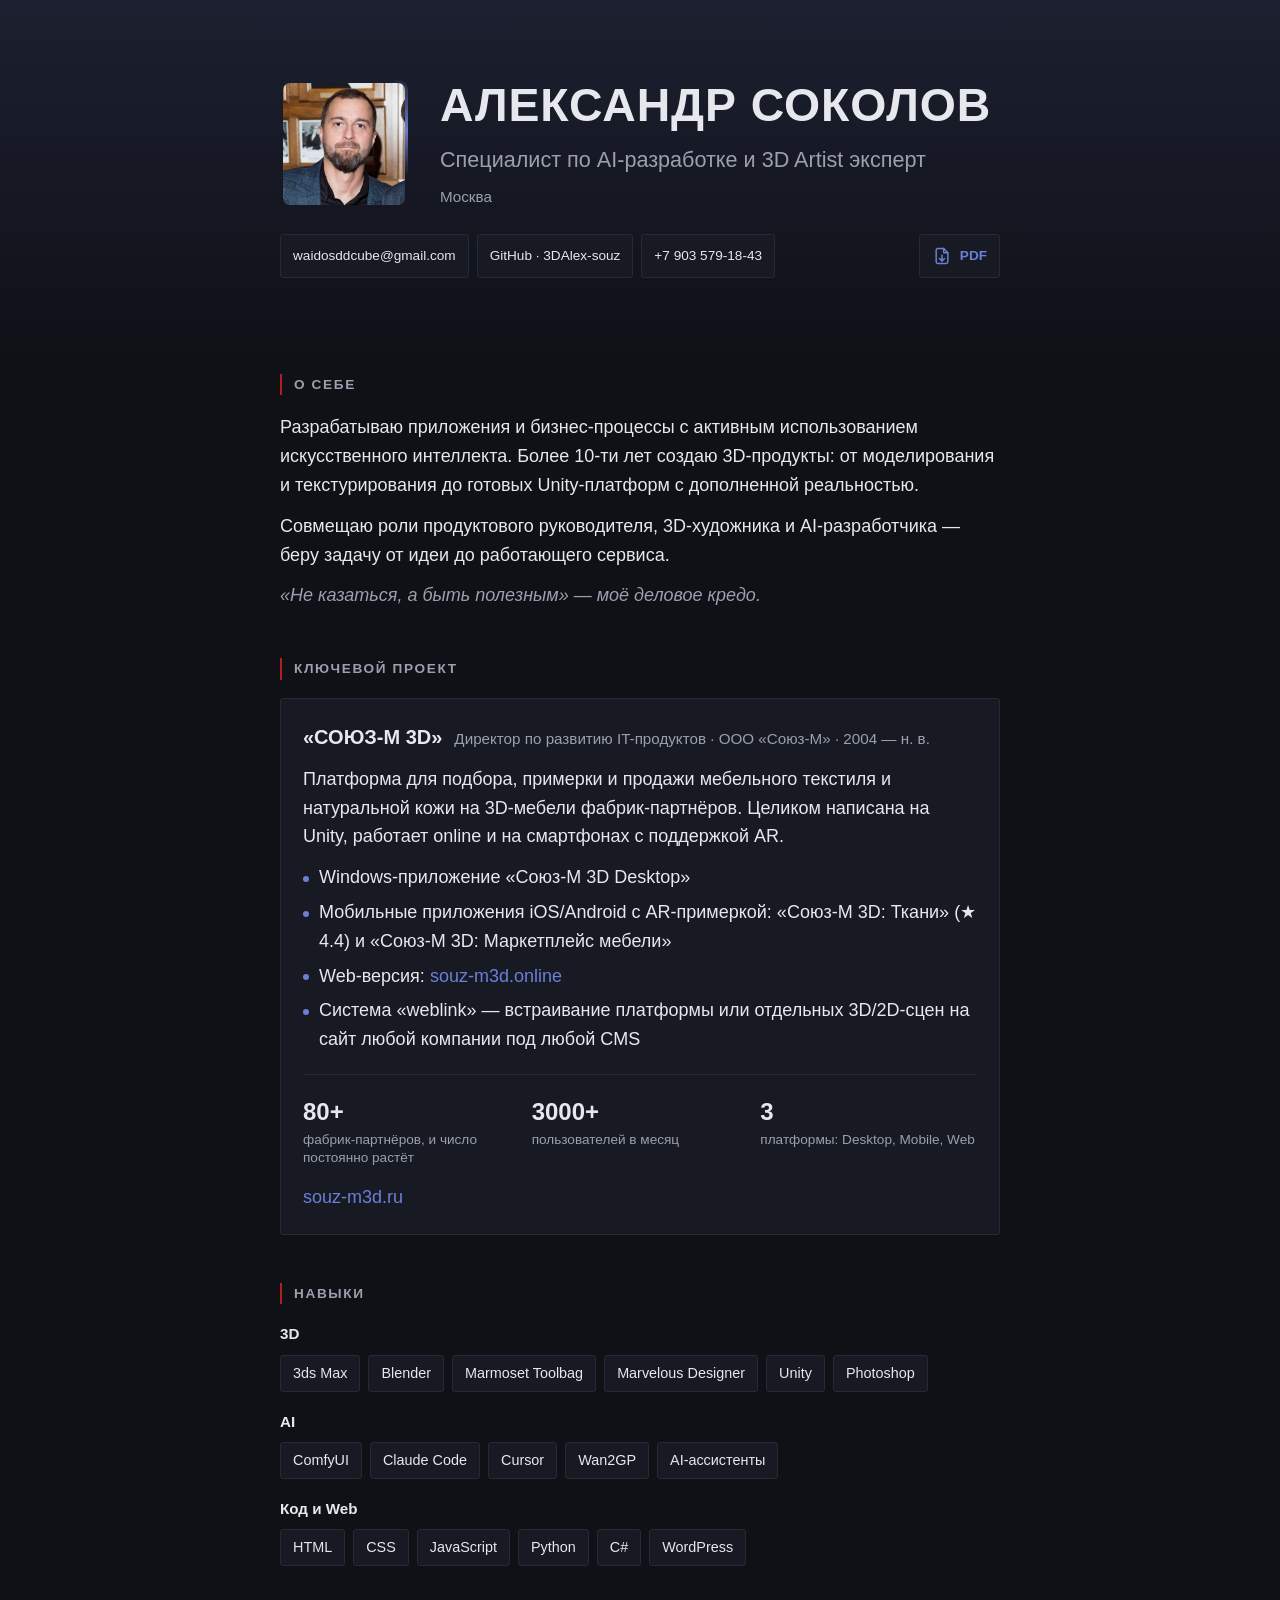
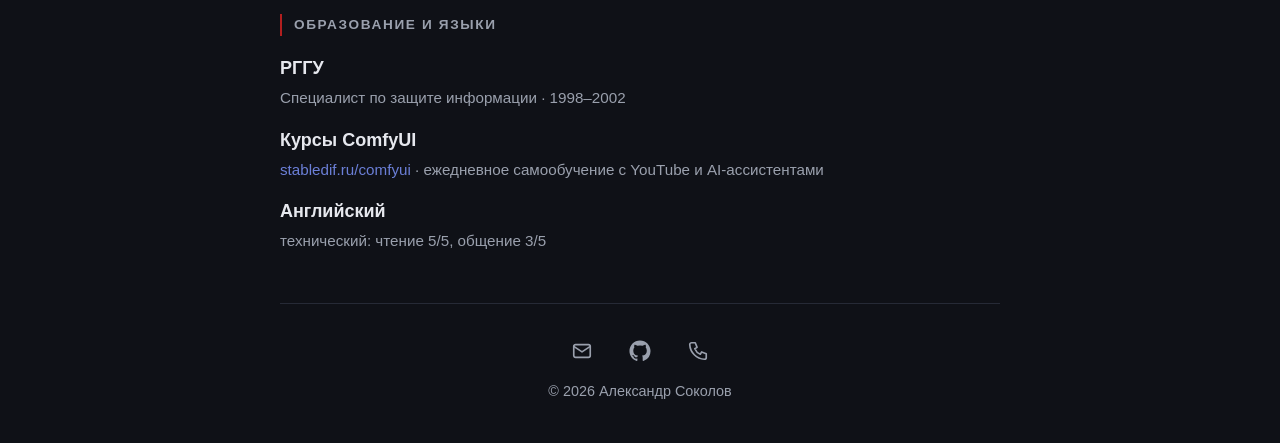
<file: index.html>
<!DOCTYPE html>
<html lang="ru">
<head>
  <meta charset="UTF-8">
  <meta name="viewport" content="width=device-width, initial-scale=1.0">
  <meta name="description" content="Александр Соколов — специалист по AI-разработке и 3D Artist эксперт. Директор по развитию IT-продуктов, автор платформы «СОЮЗ-М 3D».">
  <meta name="theme-color" content="#0f1117">
  <title>Александр Соколов — AI-разработка и 3D</title>
  <link rel="stylesheet" href="style.css">
</head>
<body>

  <header class="hero wrap">
    <div class="hero__photo-wrap">
      <img class="hero__photo" src="[data-uri]" alt="Александр Соколов">
    </div>
    <div>
      <h1 class="hero__name">Александр Соколов</h1>
      <p class="hero__role">Специалист по AI-разработке и 3D Artist эксперт</p>
      <p class="hero__city">Москва</p>
    </div>
    <ul class="contacts">
      <li><a href="mailto:waidosddcube@gmail.com">waidosddcube@gmail.com</a></li>
      <li><a href="https://github.com/3DAlex-souz" target="_blank" rel="noopener">GitHub · 3DAlex-souz</a></li>
      <li><a href="tel:+79035791843">+7 903 579-18-43</a></li>
      <li class="contacts__pdf"><a href="PDF/A.Sokolov_Ai_specialist.pdf" download aria-label="Скачать резюме в PDF" title="Скачать резюме в PDF">
        <svg viewBox="0 0 24 24" width="20" height="20" fill="none" stroke="currentColor" stroke-width="1.8" stroke-linecap="round" stroke-linejoin="round" aria-hidden="true"><path d="M14 3H7a2 2 0 0 0-2 2v14a2 2 0 0 0 2 2h10a2 2 0 0 0 2-2V8z"/><path d="M14 3v5h5"/><path d="M12 11v7"/><path d="m9 15 3 3 3-3"/></svg>
        <span>PDF</span>
      </a></li>
    </ul>
  </header>

  <main class="wrap">

    <section class="section">
      <h2 class="section__title">О себе</h2>
      <p>Разрабатываю приложения и бизнес-процессы с активным использованием искусственного интеллекта. Более 10-ти лет создаю 3D-продукты: от моделирования и текстурирования до готовых Unity-платформ с дополненной реальностью.</p>
      <p>Совмещаю роли продуктового руководителя, 3D-художника и AI-разработчика — беру задачу от идеи до работающего сервиса.</p>
      <p class="credo">«Не казаться, а быть полезным» — моё деловое кредо.</p>
    </section>

    <section class="section">
      <h2 class="section__title">Ключевой проект</h2>
      <article class="card">
        <div class="card__head">
          <h3 class="card__title">«СОЮЗ-М 3D»</h3>
          <span class="card__meta">Директор по развитию IT-продуктов · ООО «Союз-М» · 2004 — н. в.</span>
        </div>
        <p>Платформа для подбора, примерки и продажи мебельного текстиля и натуральной кожи на 3D-мебели фабрик-партнёров. Целиком написана на Unity, работает online и на смартфонах с поддержкой AR.</p>
        <ul>
          <li>Windows-приложение «Союз-М 3D Desktop»</li>
          <li>Мобильные приложения iOS/Android с AR-примеркой: «Союз-М 3D: Ткани» (★ 4.4) и «Союз-М 3D: Маркетплейс мебели»</li>
          <li>Web-версия: <a href="https://souz-m3d.online" target="_blank" rel="noopener">souz-m3d.online</a></li>
          <li>Система «weblink» — встраивание платформы или отдельных 3D/2D-сцен на сайт любой компании под любой CMS</li>
        </ul>
        <div class="stats">
          <div><b>80+</b><span>фабрик-партнёров, и число постоянно растёт</span></div>
          <div><b>3000+</b><span>пользователей в месяц</span></div>
          <div><b>3</b><span>платформы: Desktop, Mobile, Web</span></div>
        </div>
        <p style="margin-top:16px"><a href="https://souz-m3d.ru" target="_blank" rel="noopener">souz-m3d.ru</a></p>
      </article>
    </section>

    <section class="section">
      <h2 class="section__title">Навыки</h2>
      <div class="skills">
        <div>
          <h3>3D</h3>
          <ul class="chips">
            <li>3ds Max</li><li>Blender</li><li>Marmoset Toolbag</li><li>Marvelous Designer</li><li>Unity</li><li>Photoshop</li>
          </ul>
        </div>
        <div>
          <h3>AI</h3>
          <ul class="chips">
            <li>ComfyUI</li><li>Claude Code</li><li>Cursor</li><li>Wan2GP</li><li>AI-ассистенты</li>
          </ul>
        </div>
        <div>
          <h3>Код и Web</h3>
          <ul class="chips">
            <li>HTML</li><li>CSS</li><li>JavaScript</li><li>Python</li><li>C#</li><li>WordPress</li>
          </ul>
        </div>
      </div>
    </section>

    <section class="section">
      <h2 class="section__title">Образование и языки</h2>
      <ul class="facts">
        <li><b>РГГУ</b><span>Специалист по защите информации · 1998–2002</span></li>
        <li><b>Курсы ComfyUI</b><span><a href="https://stabledif.ru/comfyui" target="_blank" rel="noopener">stabledif.ru/comfyui</a> · ежедневное самообучение с YouTube и AI-ассистентами</span></li>
        <li><b>Английский</b><span>технический: чтение 5/5, общение 3/5</span></li>
      </ul>
    </section>

  </main>

  <footer class="footer wrap">
    <div class="footer__links">
      <a href="mailto:waidosddcube@gmail.com" aria-label="Email" title="waidosddcube@gmail.com">
        <svg viewBox="0 0 24 24" width="22" height="22" fill="none" stroke="currentColor" stroke-width="1.8" stroke-linecap="round" stroke-linejoin="round" aria-hidden="true"><rect x="3" y="5" width="18" height="14" rx="2"/><path d="m3 7 9 6 9-6"/></svg>
      </a>
      <a href="https://github.com/3DAlex-souz" target="_blank" rel="noopener" aria-label="GitHub" title="GitHub · 3DAlex-souz">
        <svg viewBox="0 0 24 24" width="22" height="22" fill="currentColor" aria-hidden="true"><path d="M12 .5C5.65.5.5 5.65.5 12c0 5.08 3.29 9.39 7.86 10.91.58.1.79-.25.79-.56v-2.17c-3.2.7-3.87-1.37-3.87-1.37-.52-1.33-1.28-1.68-1.28-1.68-1.04-.71.08-.7.08-.7 1.15.08 1.76 1.19 1.76 1.19 1.03 1.76 2.69 1.25 3.35.96.1-.75.4-1.25.73-1.54-2.55-.29-5.24-1.28-5.24-5.69 0-1.26.45-2.29 1.19-3.09-.12-.29-.52-1.46.11-3.05 0 0 .97-.31 3.17 1.18a11 11 0 0 1 5.78 0c2.2-1.49 3.17-1.18 3.17-1.18.63 1.59.23 2.76.11 3.05.74.8 1.19 1.83 1.19 3.09 0 4.42-2.69 5.39-5.26 5.68.41.36.78 1.06.78 2.14v3.17c0 .31.21.67.8.56A11.51 11.51 0 0 0 23.5 12C23.5 5.65 18.35.5 12 .5z"/></svg>
      </a>
      <a href="tel:+79035791843" aria-label="Телефон" title="+7 903 579-18-43">
        <svg viewBox="0 0 24 24" width="22" height="22" fill="none" stroke="currentColor" stroke-width="1.8" stroke-linecap="round" stroke-linejoin="round" aria-hidden="true"><path d="M5 3h4l2 5-2.5 1.5a11 11 0 0 0 6 6L16 13l5 2v4a2 2 0 0 1-2 2A17 17 0 0 1 3 5a2 2 0 0 1 2-2z"/></svg>
      </a>
    </div>
    <p>© 2026 Александр Соколов</p>
  </footer>

  <script>
    // Рамка фото: акцентный фрагмент следует за курсором,
    // а после 4 с без движения мыши плавно вращается по часовой стрелке
    (function () {
      var wrap = document.querySelector('.hero__photo-wrap');
      if (!wrap) return;

      var IDLE_MS = 4000;     // пауза до старта авто-вращения
      var SPEED = 360 / 7;    // градусов в секунду (7 с на оборот)
      var angle = 0;
      var lastMove = -Infinity;
      var lastTick = null;
      var canHover = window.matchMedia('(hover: hover)').matches;

      function apply() {
        wrap.style.setProperty('--glow-angle', angle + 'deg');
      }

      if (canHover) {
        document.addEventListener('mousemove', function (e) {
          var r = wrap.getBoundingClientRect();
          var dx = e.clientX - (r.left + r.width / 2);
          var dy = e.clientY - (r.top + r.height / 2);
          angle = Math.atan2(dy, dx) * 180 / Math.PI + 90; // 0° = вверх, как в conic-gradient
          lastMove = performance.now();
          apply();
        });
      }

      function tick(now) {
        if (lastTick !== null && now - lastMove > IDLE_MS) {
          angle = (angle + SPEED * (now - lastTick) / 1000) % 360;
          apply();
        }
        lastTick = now;
        requestAnimationFrame(tick);
      }
      requestAnimationFrame(tick);
    })();
  </script>
</body>
</html>
</file>
<file: style.css>
/* ==========================================================
   Сайт-визитка — Александр Соколов
   Все настройки цветов, отступов и шрифтов — в :root ниже.
   ========================================================== */

:root {
  /* Цвета */
  --bg: #0f1117;            /* фон страницы */
  --bg-light: #1c2030;      /* светлый край градиента фона */
  --card: #171a23;          /* фон карточек и чипов */
  --border: #262a36;        /* тонкие линии */
  --text: #e6e8ee;          /* основной текст */
  --muted: #9aa0ad;         /* вторичный текст */
  --accent: #6b7fd7;        /* акцент (осветлённый фирменный navy) */
  --accent-red: #b21f1f;    /* фирменный красный — только для маркера */

  /* Размеры */
  --max-width: 720px;       /* ширина колонки контента */
  --gutter: 20px;           /* боковые отступы на телефоне */
  --photo: 128px;           /* размер фото */
  --radius: 3px;            /* скругление углов */
  --radius-photo: 10px;     /* скругление фото в шапке */
  --photo-border: 3px;      /* толщина рамки фото */
  --photo-frame: transparent; /* основной цвет рамки фото (виден только акцентный фрагмент) */
  --section-gap: 48px;      /* расстояние между секциями */

  /* Шрифт */
  --font: -apple-system, BlinkMacSystemFont, "Segoe UI", Roboto, Inter, "Helvetica Neue", Arial, sans-serif;
}

/* ---------- База ---------- */
* { box-sizing: border-box; margin: 0; padding: 0; }

html { -webkit-text-size-adjust: 100%; }

body {
  font-family: var(--font);
  font-size: 17px;
  line-height: 1.6;
  color: var(--text);
  min-height: 100vh;
  background: var(--bg) linear-gradient(180deg, var(--bg-light) 0%, var(--bg) 40%) no-repeat;
  background-attachment: fixed;
  padding: 0 var(--gutter);
}

a { color: var(--accent); text-decoration: none; }
a:hover { text-decoration: underline; }

.wrap {
  max-width: var(--max-width);
  margin: 0 auto;
}

/* ---------- Шапка (hero) ---------- */
.hero {
  padding: 56px 0 40px;
  text-align: center;
}

/* Обёртка фото: рамка 3px — белая с акцентным фрагментом, угол задаёт скрипт */
.hero__photo-wrap {
  --glow-angle: 0deg;
  width: var(--photo);
  height: var(--photo);
  padding: var(--photo-border);
  border-radius: var(--radius-photo);
  margin: 0 auto 24px;
  background: conic-gradient(
    from var(--glow-angle),
    var(--accent) 0deg,
    var(--photo-frame) 40deg,
    var(--photo-frame) 320deg,
    var(--accent) 360deg
  );
}

.hero__photo {
  width: 100%;
  height: 100%;
  object-fit: cover;
  border-radius: calc(var(--radius-photo) - var(--photo-border));
  display: block;
}

.hero__name {
  font-size: clamp(2rem, 7vw, 2.9rem);
  font-weight: 700;
  line-height: 1.1;
  letter-spacing: 0.02em;
  text-transform: uppercase;
}

.hero__role {
  margin-top: 14px;
  font-size: clamp(1.05rem, 3.5vw, 1.35rem);
  font-weight: 400;
  color: var(--muted);
  line-height: 1.4;
}

.hero__city {
  margin-top: 10px;
  color: var(--muted);
  font-size: 0.95rem;
}

/* Контакты-кнопки */
.contacts {
  list-style: none;
  display: flex;
  flex-direction: column;
  gap: 10px;
  margin-top: 28px;
}

.contacts a {
  display: flex;
  align-items: center;
  justify-content: center;
  min-height: 44px;
  padding: 0 18px;
  border: 1px solid var(--border);
  border-radius: var(--radius);
  background: var(--card);
  color: var(--text);
  font-size: 0.95rem;
}

.contacts a:hover {
  border-color: var(--accent);
  text-decoration: none;
}

/* Кнопка «Скачать PDF» — иконка + подпись, на десктопе прижата вправо */
.contacts__pdf a {
  gap: 8px;
  color: var(--accent);
  font-weight: 600;
}

/* ---------- Секции ---------- */
.section {
  padding-top: var(--section-gap);
}

.section__title {
  font-size: 0.85rem;
  font-weight: 600;
  letter-spacing: 0.12em;
  text-transform: uppercase;
  color: var(--muted);
  padding-left: 12px;
  border-left: 2px solid var(--accent-red);
  margin-bottom: 18px;
}

.section p + p { margin-top: 12px; }

.credo {
  margin-top: 16px;
  color: var(--muted);
  font-style: italic;
}

/* Карточка проекта */
.card {
  background: var(--card);
  border: 1px solid var(--border);
  border-radius: var(--radius);
  padding: 22px;
}

.card__head {
  display: flex;
  flex-wrap: wrap;
  gap: 4px 12px;
  align-items: baseline;
  margin-bottom: 12px;
}

.card__title { font-size: 1.25rem; font-weight: 600; }
.card__meta { color: var(--muted); font-size: 0.95rem; }

.card ul { list-style: none; margin-top: 12px; }
.card li { padding-left: 16px; position: relative; margin-top: 6px; }
.card li::before {
  content: "";
  position: absolute; left: 0; top: 0.7em;
  width: 6px; height: 6px;
  background: var(--accent);
  border-radius: 50%;
}

/* Цифры проекта */
.stats {
  display: grid;
  grid-template-columns: repeat(3, 1fr);
  gap: 12px;
  margin-top: 20px;
  padding-top: 18px;
  border-top: 1px solid var(--border);
}

.stats b {
  display: block;
  font-size: 1.5rem;
  font-weight: 700;
  color: var(--text);
}

.stats span { color: var(--muted); font-size: 0.85rem; line-height: 1.3; display: block; }

/* Навыки — чипы */
.skills { display: grid; gap: 18px; }

.skills h3 {
  font-size: 0.95rem;
  font-weight: 600;
  margin-bottom: 8px;
}

.chips { list-style: none; display: flex; flex-wrap: wrap; gap: 8px; }

.chips li {
  padding: 6px 12px;
  background: var(--card);
  border: 1px solid var(--border);
  border-radius: var(--radius);
  font-size: 0.9rem;
}

/* Образование и языки */
.facts { list-style: none; display: grid; gap: 14px; }
.facts b { display: block; font-weight: 600; }
.facts span { color: var(--muted); font-size: 0.95rem; }

/* ---------- Подвал ---------- */
.footer {
  margin-top: var(--section-gap);
  padding: 28px 0 40px;
  border-top: 1px solid var(--border);
  color: var(--muted);
  font-size: 0.9rem;
  text-align: center;
}

.footer__links { display: flex; flex-wrap: wrap; justify-content: center; gap: 8px 20px; margin-bottom: 10px; }

/* ---------- Экраны от 640px ---------- */
@media (min-width: 640px) {
  body { font-size: 18px; }

  .hero {
    padding: 80px 0 48px;
    text-align: left;
    display: grid;
    grid-template-columns: var(--photo) 1fr;
    gap: 24px 32px;
    align-items: center;
  }

  .hero__photo-wrap { margin: 0; align-self: start; } /* фото по верхнему краю */

  .contacts {
    grid-column: 1 / -1; /* отдельной строкой под фото, на всю ширину */
    flex-direction: row;
    flex-wrap: nowrap;   /* три кнопки всегда в одну строку */
    gap: 8px;
    margin-top: 0;
  }

  .contacts li { min-width: 0; }
  .contacts__pdf { margin-left: auto; }

  .contacts a {
    padding: 0 12px;
    font-size: 0.85rem;
    white-space: nowrap;
  }
}

.footer__links a {
  display: inline-flex;
  align-items: center;
  justify-content: center;
  padding: 8px;
  color: var(--muted);
  transition: color .15s;
}
.footer__links a:hover { color: var(--accent); }

/* ---------- Печать / PDF ---------- */
@page { size: A4; margin: 5mm; }

@media print {
  * { -webkit-print-color-adjust: exact; print-color-adjust: exact; }
  body { background-attachment: scroll; }
  .contacts__pdf { display: none; }      /* кнопка «PDF» внутри самого PDF не нужна */
  .section, .card { break-inside: avoid; }
  a[target="_blank"]::after { content: " (" attr(href) ")"; font-size: 0.8em; color: var(--muted); }
}
</file>
